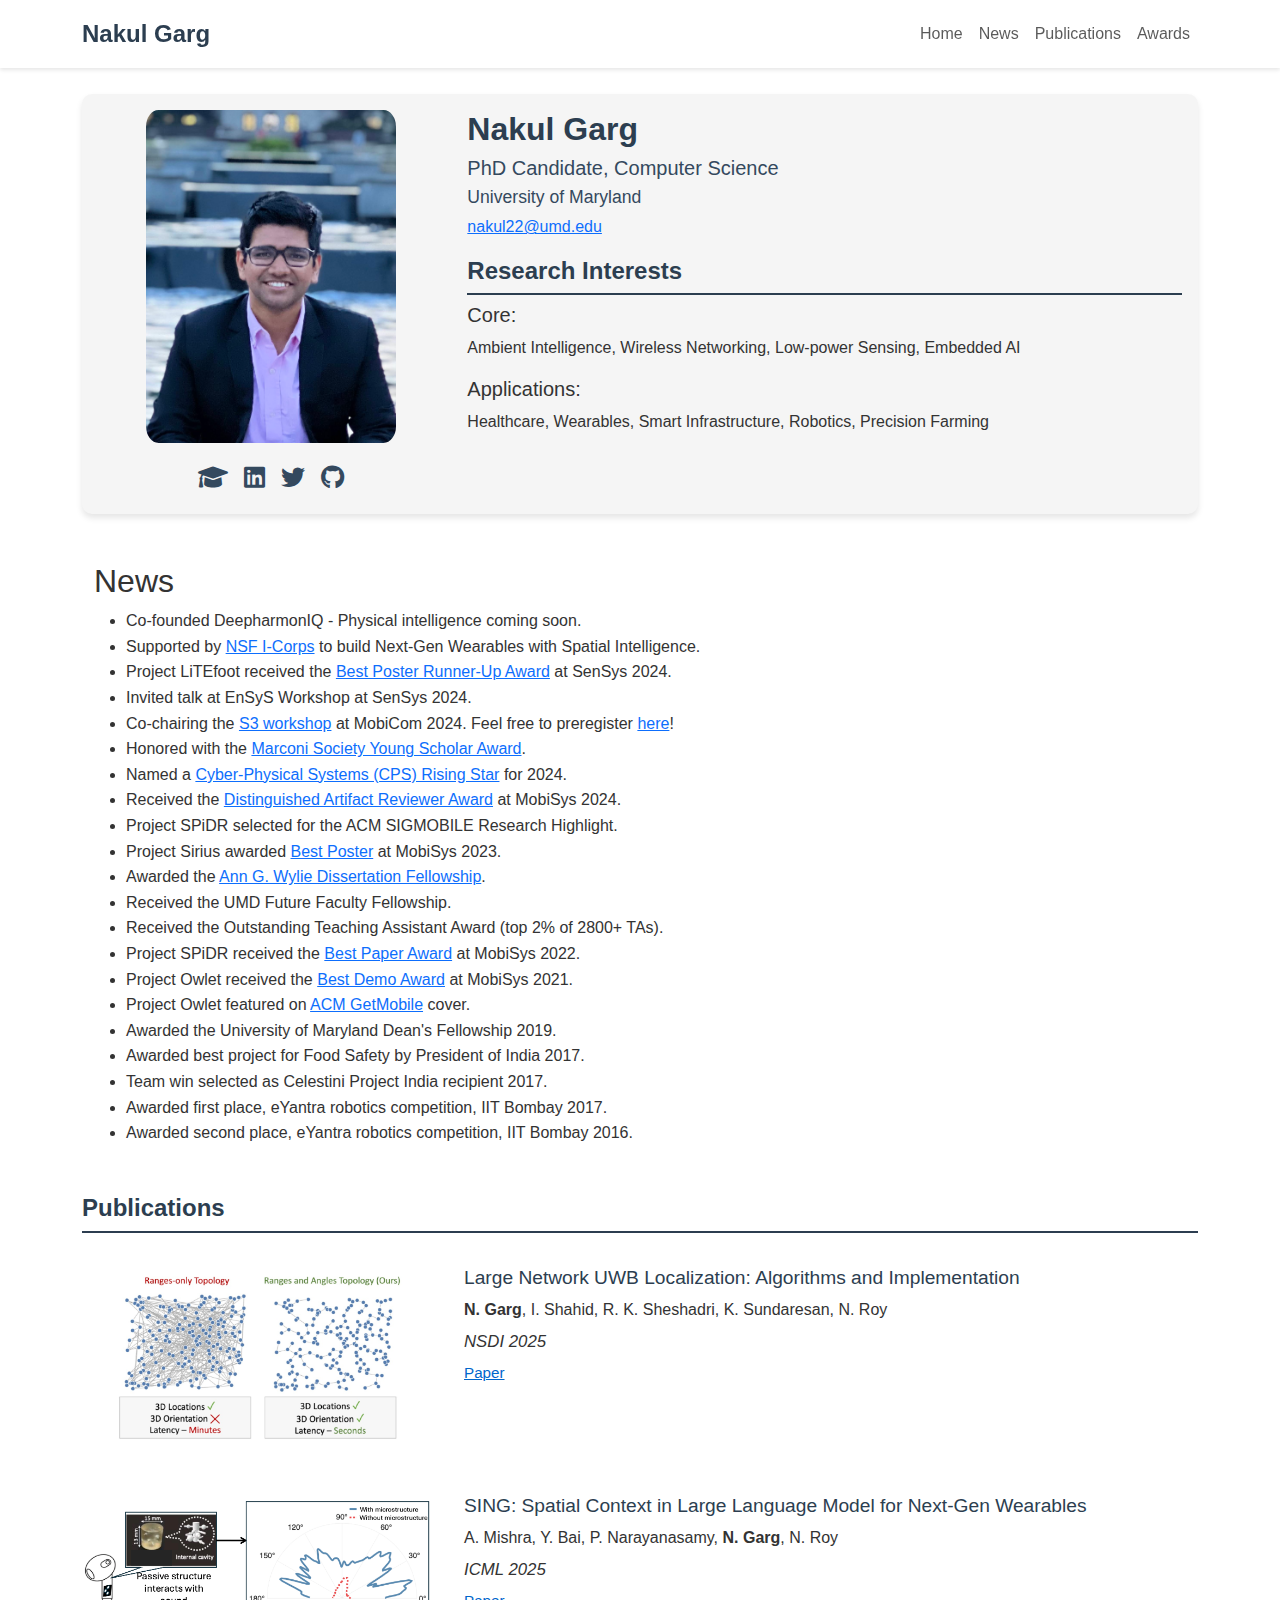
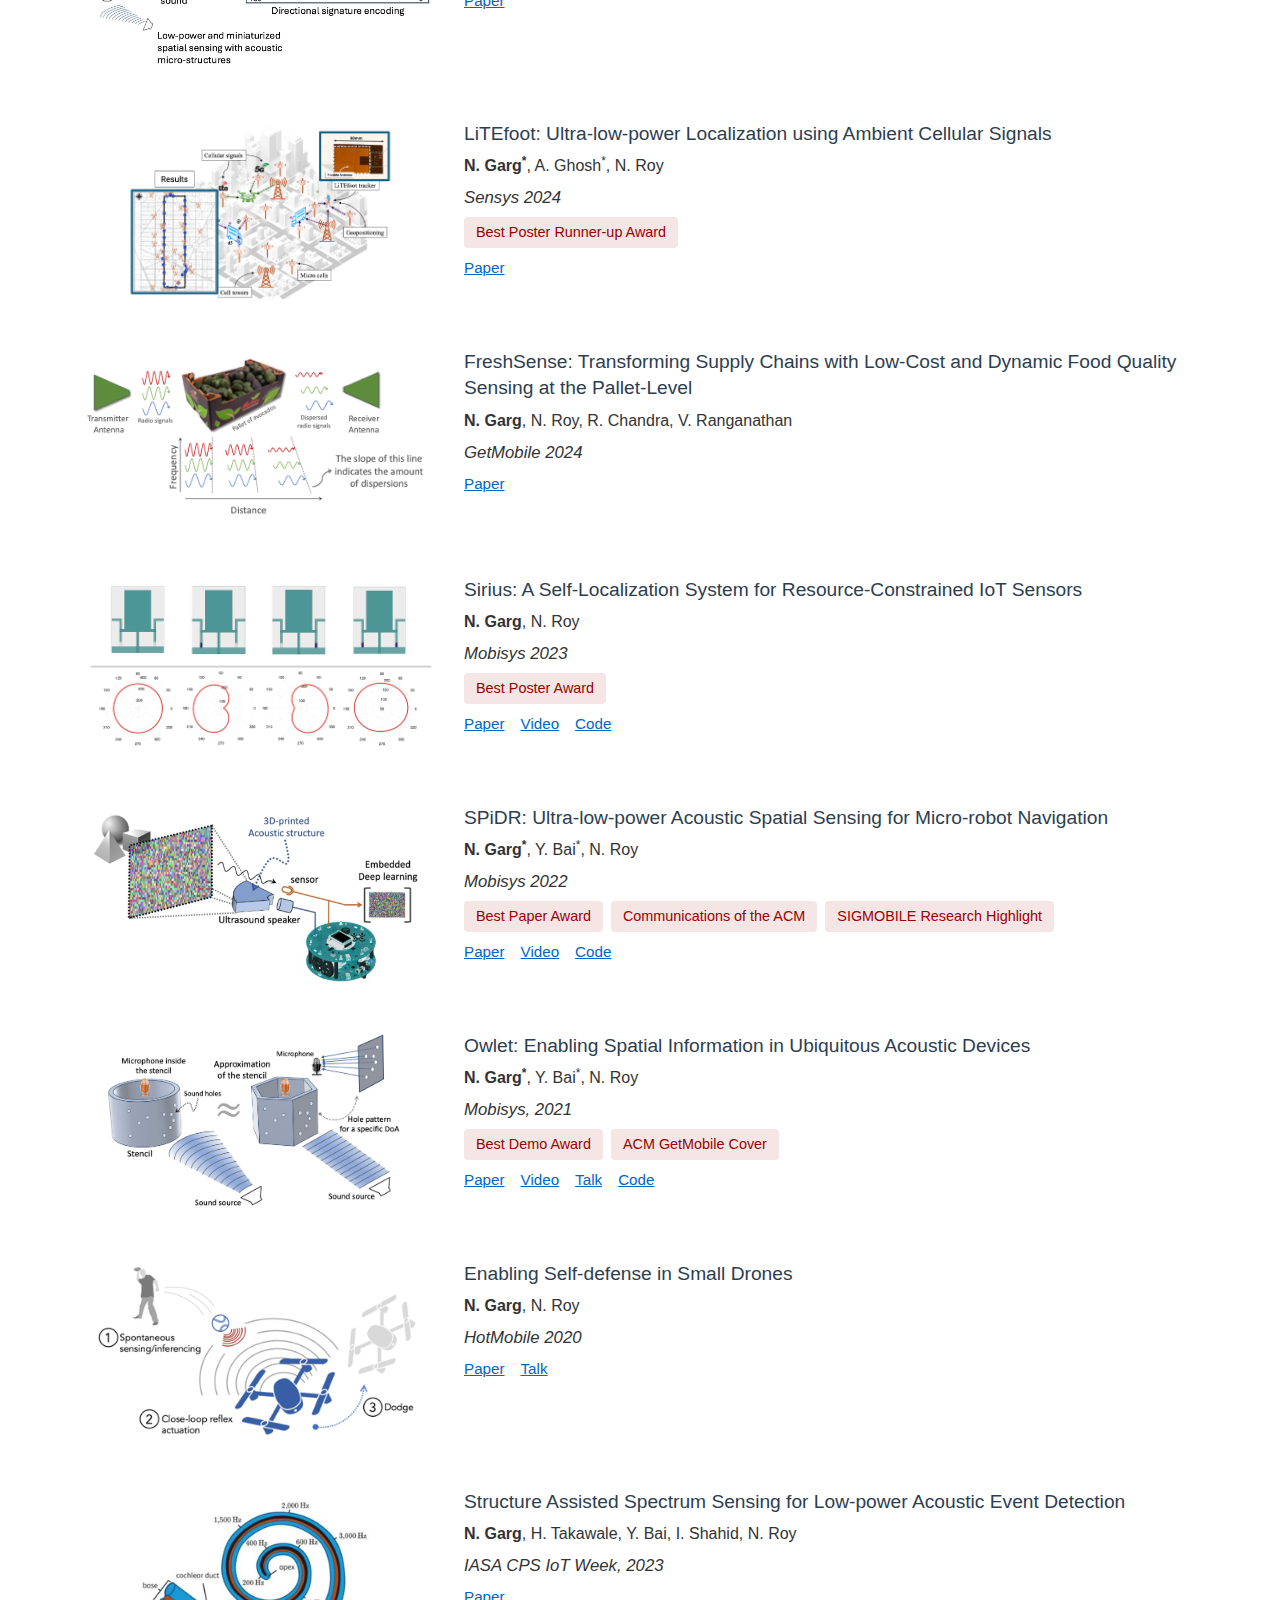
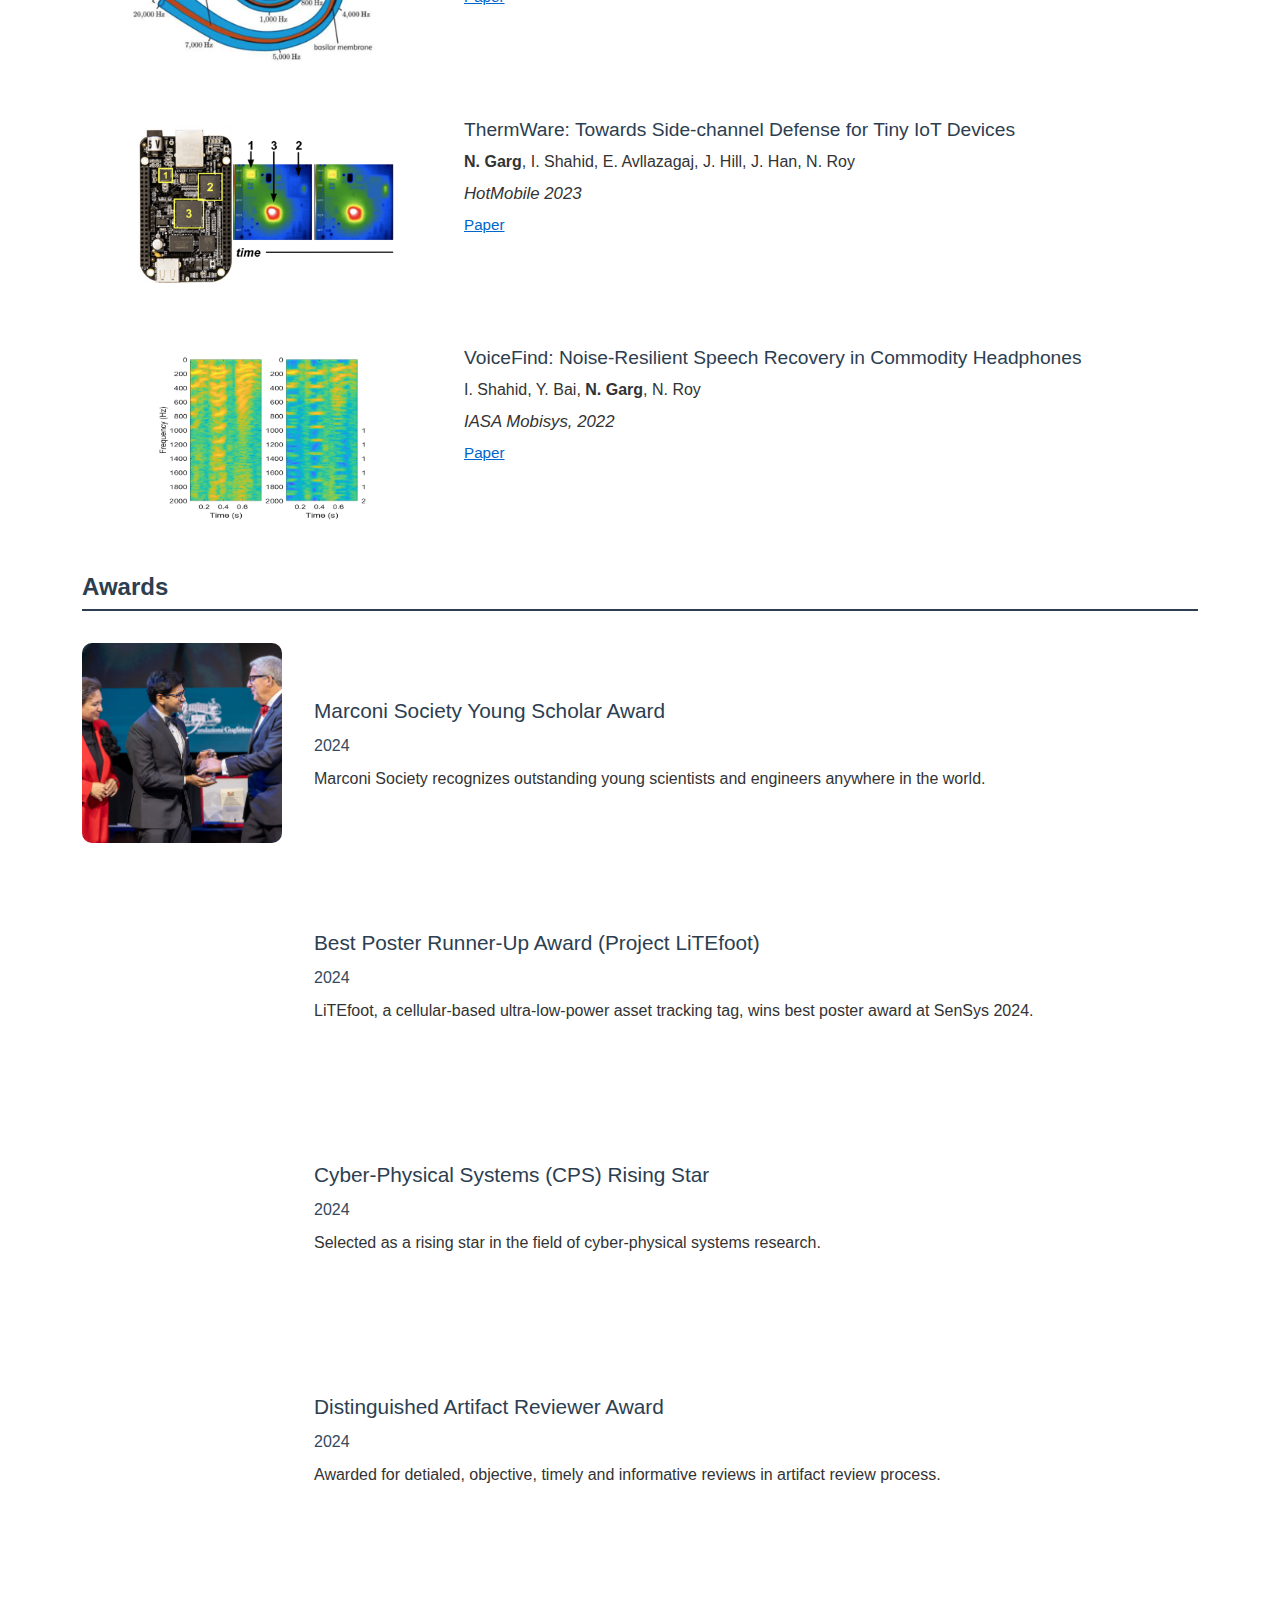
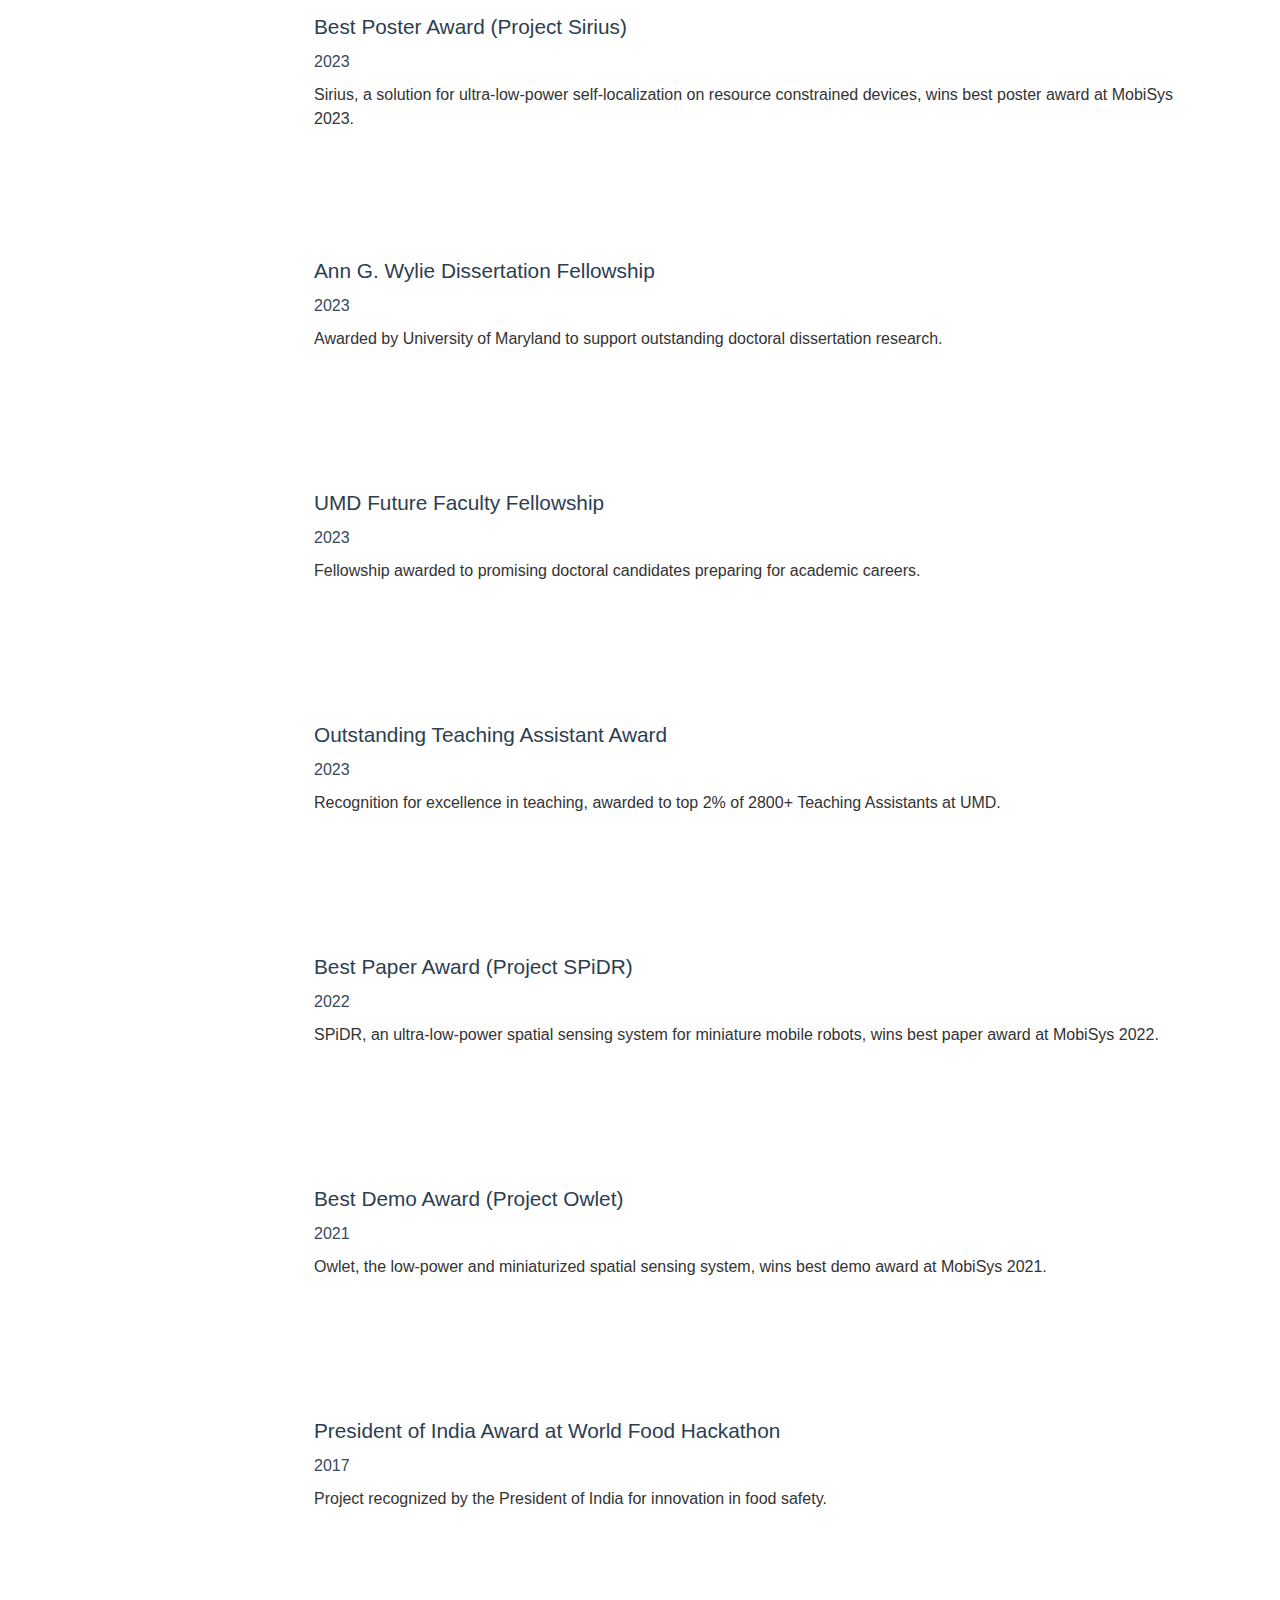
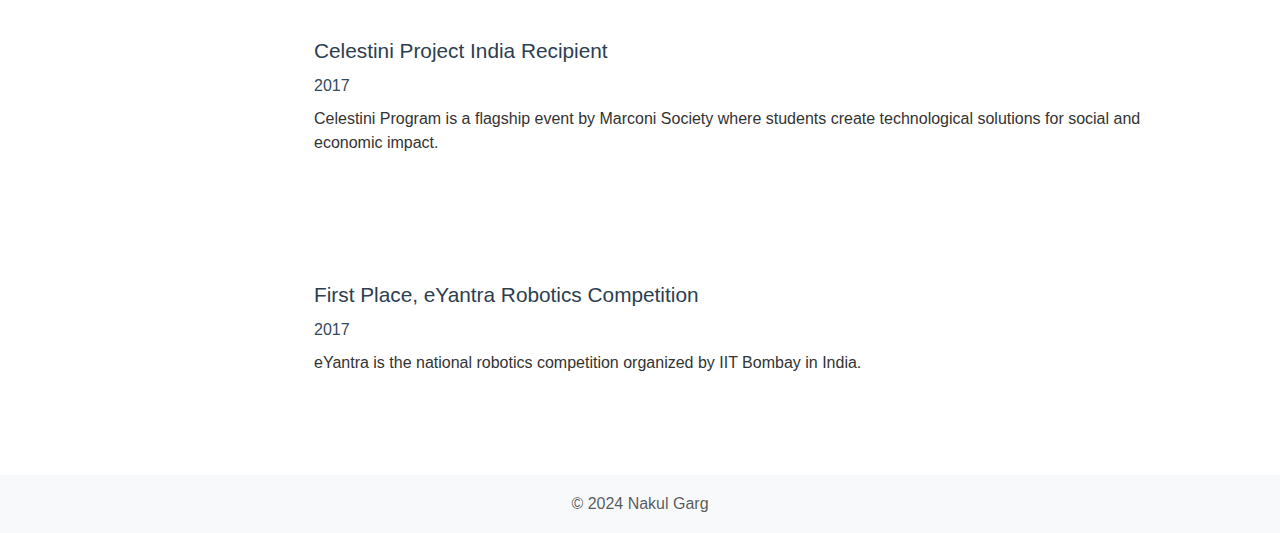
<file: index.html>
<!doctype html>
<html lang="en">
<head>

    <!-- Global site tag (gtag.js) - Google Analytics -->
    <script async src="https://www.googletagmanager.com/gtag/js?id=UA-109986221-2"></script>
    <script>
        window.dataLayer = window.dataLayer || [];
        function gtag(){dataLayer.push(arguments);}
        gtag('js', new Date());
    
        gtag('config', 'UA-109986221-2');
    </script>


    <meta charset="UTF-8">
    <meta name="viewport" content="width=device-width, initial-scale=1.0">
    <title>Nakul Garg - Computer Science PhD Candidate</title>

    <meta name="description" content="Nakul Garg - PhD Candidate in Computer Science at University of Maryland, researching Ambient Intelligence, Wireless Networking, and Low-power Sensing">
    <meta name="keywords" content="Nakul Garg, Computer Science, UMD, Wireless Networking, Ambient Intelligence, Low-power Sensing">
    <meta name="author" content="Nakul Garg">

    <!-- For social media sharing -->
    <meta property="og:title" content="Nakul Garg - Computer Science PhD Candidate">
    <meta property="og:description" content="Research in Ambient Intelligence, Wireless Networking, and Low-power Sensing">
    <meta property="og:url" content="YOUR_WEBSITE_URL">
    
    <!-- Add your profile image URL -->
    <meta property="og:image" content="assets/images/nakul_headshot_umd.jpg">


    <link href="https://cdn.jsdelivr.net/npm/bootstrap@5.3.2/dist/css/bootstrap.min.css" rel="stylesheet">
    <!-- Optimize font awesome loading -->
    <link rel="stylesheet" href="https://cdnjs.cloudflare.com/ajax/libs/font-awesome/6.0.0-beta3/css/all.min.css"
    media="print" onload="this.media='all'">
    <link rel="stylesheet" href="css/styles.css">

    <link rel="preconnect" href="https://cdn.jsdelivr.net">
    <link rel="preconnect" href="https://cdnjs.cloudflare.com">
</head>

<body>
    <div id="home"></div>

    <!-- Navbar -->

    <nav class="navbar navbar-expand-lg navbar-light fixed-top">
        <div class="container">
            <a class="navbar-brand" href="#home" aria-label="Home">Nakul Garg</a>
            <button class="navbar-toggler" type="button" data-bs-toggle="collapse" data-bs-target="#navbarNav" 
                    aria-controls="navbarNav" aria-expanded="false" aria-label="Toggle navigation">
                <span class="navbar-toggler-icon"></span>
            </button>
            <div class="collapse navbar-collapse justify-content-end" id="navbarNav">
                <ul class="navbar-nav">
                    <li class="nav-item">
                        <a class="nav-link" href="#home" aria-current="location">Home</a>
                    </li>
                    <li class="nav-item">
                        <a class="nav-link" href="#news">News</a>
                    </li>
                    <li class="nav-item">
                        <a class="nav-link" href="#publications">Publications</a>
                    </li>
                    <li class="nav-item">
                        <a class="nav-link" href="#awards">Awards</a>
                    </li>
                    <!-- <li class="nav-item">
                        <a class="nav-link" href="#blog">Blog</a>
                    </li> -->
                </ul>
            </div>
        </div>
    </nav>

    <div class="container mt-4">
        <div class="profile-section">
            <div class="row g-4">
                <div class="col-md-4">
                    <div class="text-center">
                        <img src="assets/images/nakul_headshot_umd.jpg" alt="Nakul Garg" class="profile-image img-fluid" loading="eager">
                        <div class="social-icons d-flex justify-content-center mt-3">
                            <a href="https://scholar.google.co.in/citations?user=2YIGP0sAAAAJ&hl=en" target="_blank" aria-label="Google Scholar">
                                <i class="fas fa-graduation-cap" aria-hidden="true"></i>
                            </a>
                            <a href="https://www.linkedin.com/in/gargnakul/" target="_blank" aria-label="LinkedIn">
                                <i class="fab fa-linkedin" aria-hidden="true"></i>
                            </a>
                            <a href="https://twitter.com/nakulgarg22" target="_blank" aria-label="Twitter">
                                <i class="fab fa-twitter" aria-hidden="true"></i>
                            </a>
                            <a href="https://github.com/nakul22/" target="_blank" aria-label="GitHub">
                                <i class="fab fa-github" aria-hidden="true"></i>
                            </a>
                        </div>
                    </div>
                </div>
                <div class="col-md-8 profile-info">
                    <h1 class="name">Nakul Garg</h1>
                    <h3 class="position">PhD Candidate, Computer Science</h3>
                    <h4 class="affiliation">University of Maryland</h4>
                    <p class="email"><a href="mailto:nakul22@umd.edu">nakul22@umd.edu</a></p>
                    
                    <div class="research-interests mt-1">
                        <h3 class="section-title">Research Interests</h3>
                        <div class="interests-container">
                            <div class="interest-group">
                                <h5 class="interest-type">Core:</h5>
                                <p>Ambient Intelligence, Wireless Networking, Low-power Sensing, Embedded AI</p>
                            </div>
                            <div class="interest-group">
                                <h5 class="interest-type">Applications:</h5>
                                <p>Healthcare, Wearables, Smart Infrastructure, Robotics, Precision Farming</p>
                            </div>
                        </div>
                    </div>


                    <!-- <div class="job-market-notice profile-links">
                        <strong>I am on the job market.</strong>
                        <div class="market-links">
                            <a href="assets/papers/nakulgarg_cv.pdf" 
                               target="_blank" 
                               data-track="true" 
                               data-document-id="cv">CV</a> |
                            <a href="assets/package/research_statement_nakul_garg.pdf" 
                               target="_blank" 
                               data-track="true" 
                               data-document-id="research_statement">Research Statement</a> |
                            <a href="assets/package/teaching_statement_nakul_garg.pdf" 
                               target="_blank" 
                               data-track="true" 
                               data-document-id="teaching_statement">Teaching Statement</a> |
                            <a href="assets/package/diversity_statement_nakul_garg.pdf" 
                               target="_blank" 
                               data-track="true" 
                               data-document-id="diversity_statement">Diversity Statement</a>
                        </div>
                        <div class="market-links">
                            <a href="https://youtu.be/7HyQsXRYZdI" 
                               target="_blank" 
                               data-track="true" 
                               data-document-id="research_statement">My research as a podcast</a>
                        </div>
                    </div> -->
                    
                </div>
            </div>
        </div>

        <!-- Insert a picture here which spans the page -->
        <!-- <div class="row mt-5">
            <h2 class="mt-5">My Research</h2>
            <div class="col text-center">
                <img src="assets/overview_figures/my_overview_figure.png" alt="Nakul Garg" class="img-fluid mt-3" style="max-width: 75%;" loading="lazy">
            </div>
        </div> -->

        <section id="news" class="container-fluid">
            <h2 class="mt-5">News</h2>
            <ul class="news-list">
                <!-- <li>Co-founded  <a href="https://deepharmoniq.com" target="_blank">DeepharmonIQ</a> - Physical intelligence coming soon.</li> -->
                <li>Co-founded DeepharmonIQ - Physical intelligence coming soon.</li>
                <li>Supported by <a href="https://new.nsf.gov/funding/initiatives/i-corps" target="_blank">NSF I-Corps</a> to build Next-Gen Wearables with Spatial Intelligence.</li>
                <li>Project LiTEfoot received the <a href="https://sensys.acm.org/2024/demos/">Best Poster Runner-Up Award</a> at SenSys 2024.</li>
                <li>Invited talk at EnSyS Workshop at SenSys 2024.</li>
                <li>Co-chairing the <a href="https://s32024.smartnets.yale.edu/index.html">S3 workshop</a> at MobiCom 2024. Feel free to preregister <a href="https://www.sigmobile.org/mobicom/2024/registration.html">here</a>!</li>
                <li>Honored with the <a href="https://marconisociety.org/ys-bio/nakul-garg-2024/">Marconi Society Young Scholar Award</a>.</li>
                <li>Named a <a href="https://risingstars.linklab.virginia.edu/2024/participants/nakul-garg.html">Cyber-Physical Systems (CPS) Rising Star</a> for 2024.</li>
                <li>Received the <a href="https://www.sigmobile.org/mobisys/2024/">Distinguished Artifact Reviewer Award</a> at MobiSys 2024.</li>
                <li>Project SPiDR selected for the ACM SIGMOBILE Research Highlight.</li>
                <li>Project Sirius awarded <a href="https://www.sigmobile.org/mobisys/2023/">Best Poster</a> at MobiSys 2023.</li>
                <li>Awarded the <a href="https://www.cs.umd.edu/article/2024/04/three-phd-students-honored-ann-g-wylie-dissertation-fellowship">Ann G. Wylie Dissertation Fellowship</a>.</li>
                <li>Received the UMD Future Faculty Fellowship.</li>
                <li>Received the Outstanding Teaching Assistant Award (top 2% of 2800+ TAs).</li>
                <li>Project SPiDR received the <a href="https://www.sigmobile.org/mobisys/2022/">Best Paper Award</a> at MobiSys 2022.</li>
                <li>Project Owlet received the <a href="https://www.sigmobile.org/mobisys/2021/">Best Demo Award</a> at MobiSys 2021.</li>
                <li>Project Owlet featured on <a href="https://dl.acm.org/newsletter/sigmobile-getmobile">ACM GetMobile</a> cover.</li>
                <li>Awarded the University of Maryland Dean's Fellowship 2019.</li>
                <li>Awarded best project for Food Safety by President of India 2017.</li>
                <li>Team win selected as Celestini Project India recipient 2017.</li>
                <li>Awarded first place, eYantra robotics competition, IIT Bombay 2017.</li>
                <li>Awarded second place, eYantra robotics competition, IIT Bombay 2016.</li>
            </ul>
        </section>

        <section id="publications" class="mt-5">
            <h2 class="section-title">Publications</h2>
            <div id="pub-list" role="list">
                <!-- Publications will be dynamically inserted here -->
            </div>
        </section>

        <section id="awards" class="section mt-5">
            <h2 class="section-title">Awards</h2>
            <div id="awards-list" role="list">
                <!-- Awards will be populated by awards.js -->
            </div>
        </section>

    </div>

    <footer class="footer bg-light py-3 mt-5">
        <div class="container text-center">
            <span class="text-muted">© 2024 Nakul Garg</span>
        </div>
    </footer>

    <script src="https://cdn.jsdelivr.net/npm/bootstrap@5.3.2/dist/js/bootstrap.bundle.min.js"></script>
    <script src="js/awards.js" defer></script>
    <script src="js/publications.js" defer></script>
    <script src="js/documentTracking.js"></script>

</body>
</html>
</file>
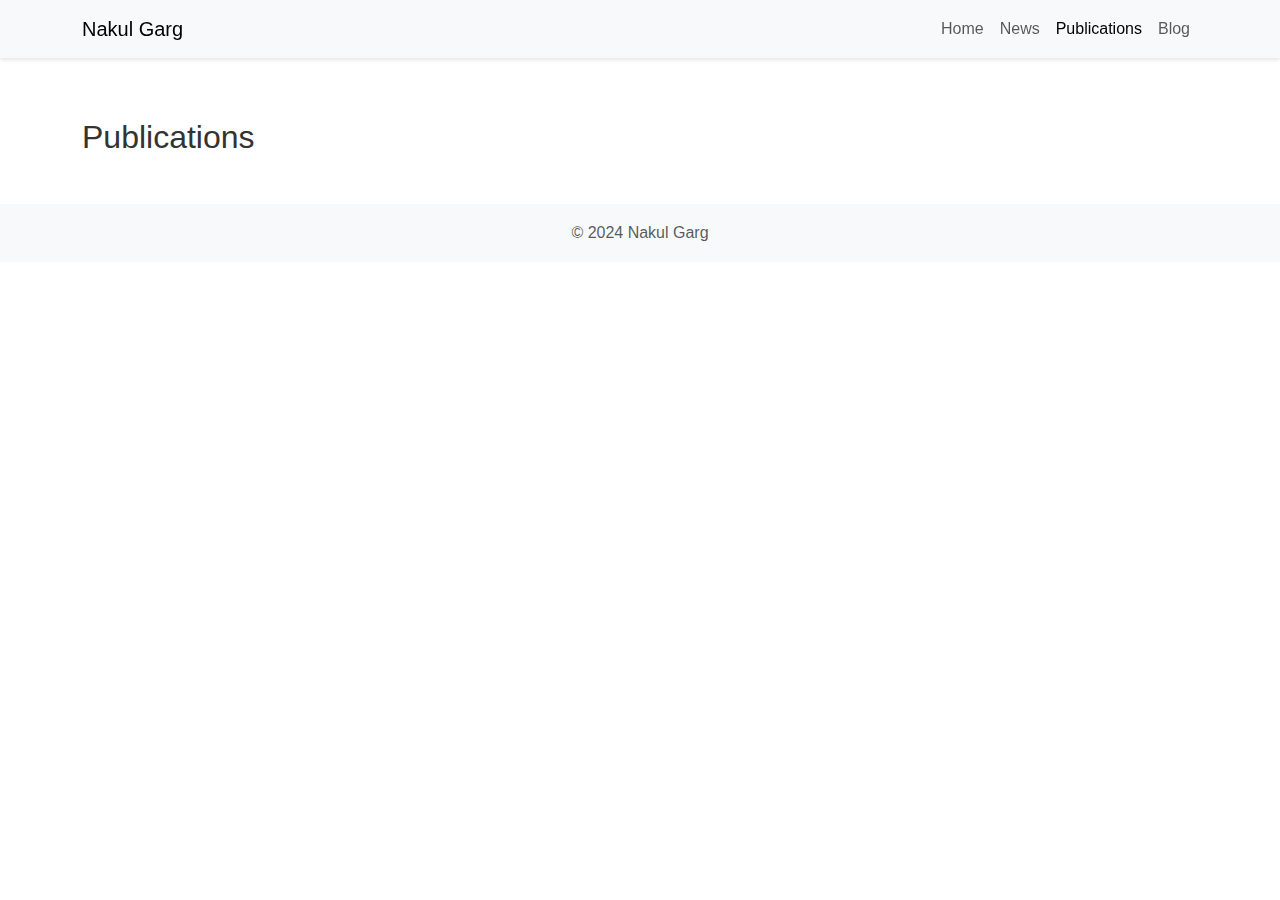
<file: publications.html>
<!DOCTYPE html>
<html lang="en">
<head>
    <meta charset="UTF-8">
    <meta name="viewport" content="width=device-width, initial-scale=1.0">
    <title>Nakul Garg - Publications</title>
    <link href="https://cdn.jsdelivr.net/npm/bootstrap@5.3.2/dist/css/bootstrap.min.css" rel="stylesheet">
    <link rel="stylesheet" href="https://cdnjs.cloudflare.com/ajax/libs/font-awesome/6.0.0-beta3/css/all.min.css">
    <style>
        body {
            font-family: 'Arial', sans-serif;
            line-height: 1.6;
            color: #333;
            padding-top: 70px;
        }
        .navbar {
            background-color: #f8f9fa;
            box-shadow: 0 2px 4px rgba(0,0,0,.1);
        }
        .publication {
            background-color: #fff;
            border: 1px solid #ddd;
            border-radius: 8px;
            margin-bottom: 20px;
            box-shadow: 0 2px 4px rgba(0,0,0,0.1);
            display: flex;
            flex-direction: row;
        }
        .publication-image {
            width: 200px;
            height: 150px;
            object-fit: cover;
        }
        .publication-content {
            flex: 1;
            padding: 20px;
        }
        .publication-title {
            font-weight: bold;
            color: #2c3e50;
            margin-bottom: 10px;
        }
        .authors {
            margin-bottom: 5px;
        }
        .venue {
            color: #7f8c8d;
            margin-bottom: 10px;
        }
        .links a {
            color: #3498db;
            text-decoration: none;
            margin-right: 10px;
        }
        .links a:hover {
            text-decoration: underline;
        }
        .award {
            color: #9c0000;
            font-weight: bold;
            margin-top: 5px;
        }
    </style>
</head>
<body>
    <nav class="navbar navbar-expand-lg navbar-light fixed-top">
        <div class="container">
            <a class="navbar-brand" href="./index.html">Nakul Garg</a>
            <button class="navbar-toggler" type="button" data-bs-toggle="collapse" data-bs-target="#navbarNav" aria-controls="navbarNav" aria-expanded="false" aria-label="Toggle navigation">
                <span class="navbar-toggler-icon"></span>
            </button>
            <div class="collapse navbar-collapse justify-content-end" id="navbarNav">
                <ul class="navbar-nav">
                    <li class="nav-item">
                        <a class="nav-link" href="./index.html">Home</a>
                    </li>
                    <li class="nav-item">
                        <a class="nav-link" href="./index.html#news">News</a>
                    </li>
                    <li class="nav-item">
                        <a class="nav-link active" aria-current="page" href="./publications.html">Publications</a>
                    </li>
                    <li class="nav-item">
                        <a class="nav-link" href="#">Blog</a>
                    </li>
                </ul>
            </div>
        </div>
    </nav>

    <div class="container mt-5">
        <h2 class="mb-4">Publications</h2>
        <div id="pubs">
            <!-- Publications will be dynamically inserted here -->
        </div>
    </div>

    <footer class="footer bg-light py-3 mt-5">
        <div class="container text-center">
            <span class="text-muted">© 2024 Nakul Garg</span>
        </div>
    </footer>

    <script src="https://cdn.jsdelivr.net/npm/bootstrap@5.3.2/dist/js/bootstrap.bundle.min.js"></script>
    <script>
        const pubContainer = document.getElementById('pubs');
        const publications = JSON.parse(localStorage.getItem('publications'));

        publications.forEach(pub => {
            const pubDiv = document.createElement('div');
            pubDiv.classList.add('publication', 'row');

            const authorsList = pub.authors.map(author => 
                author.includes("N. Garg") ? `<strong>${author}</strong>` : author
            ).join(', ');

            pubDiv.innerHTML = `
                <div class="col-md-4">
                    <img class="publication-image" src="${pub.image}" alt="${pub.title}">
                </div>
                <div class="col-md-8">
                    <h3 class="publication-title">${pub.title}</h3>
                    <p class="authors">${authorsList}</p>
                    <p class="venue">${pub.venue}</p>
                    <div class="links">
                        ${pub.links.map(link => `<a href="${link.url}" target="_blank">[${link.text}]</a>`).join(' ')}
                    </div>
                    ${pub.awards.length > 0 ? `<p class="award">${pub.awards.join(', ')}</p>` : ''}
                </div>
            `;
            
            pubContainer.appendChild(pubDiv);
        });
    </script>
</body>
</html>
</file>
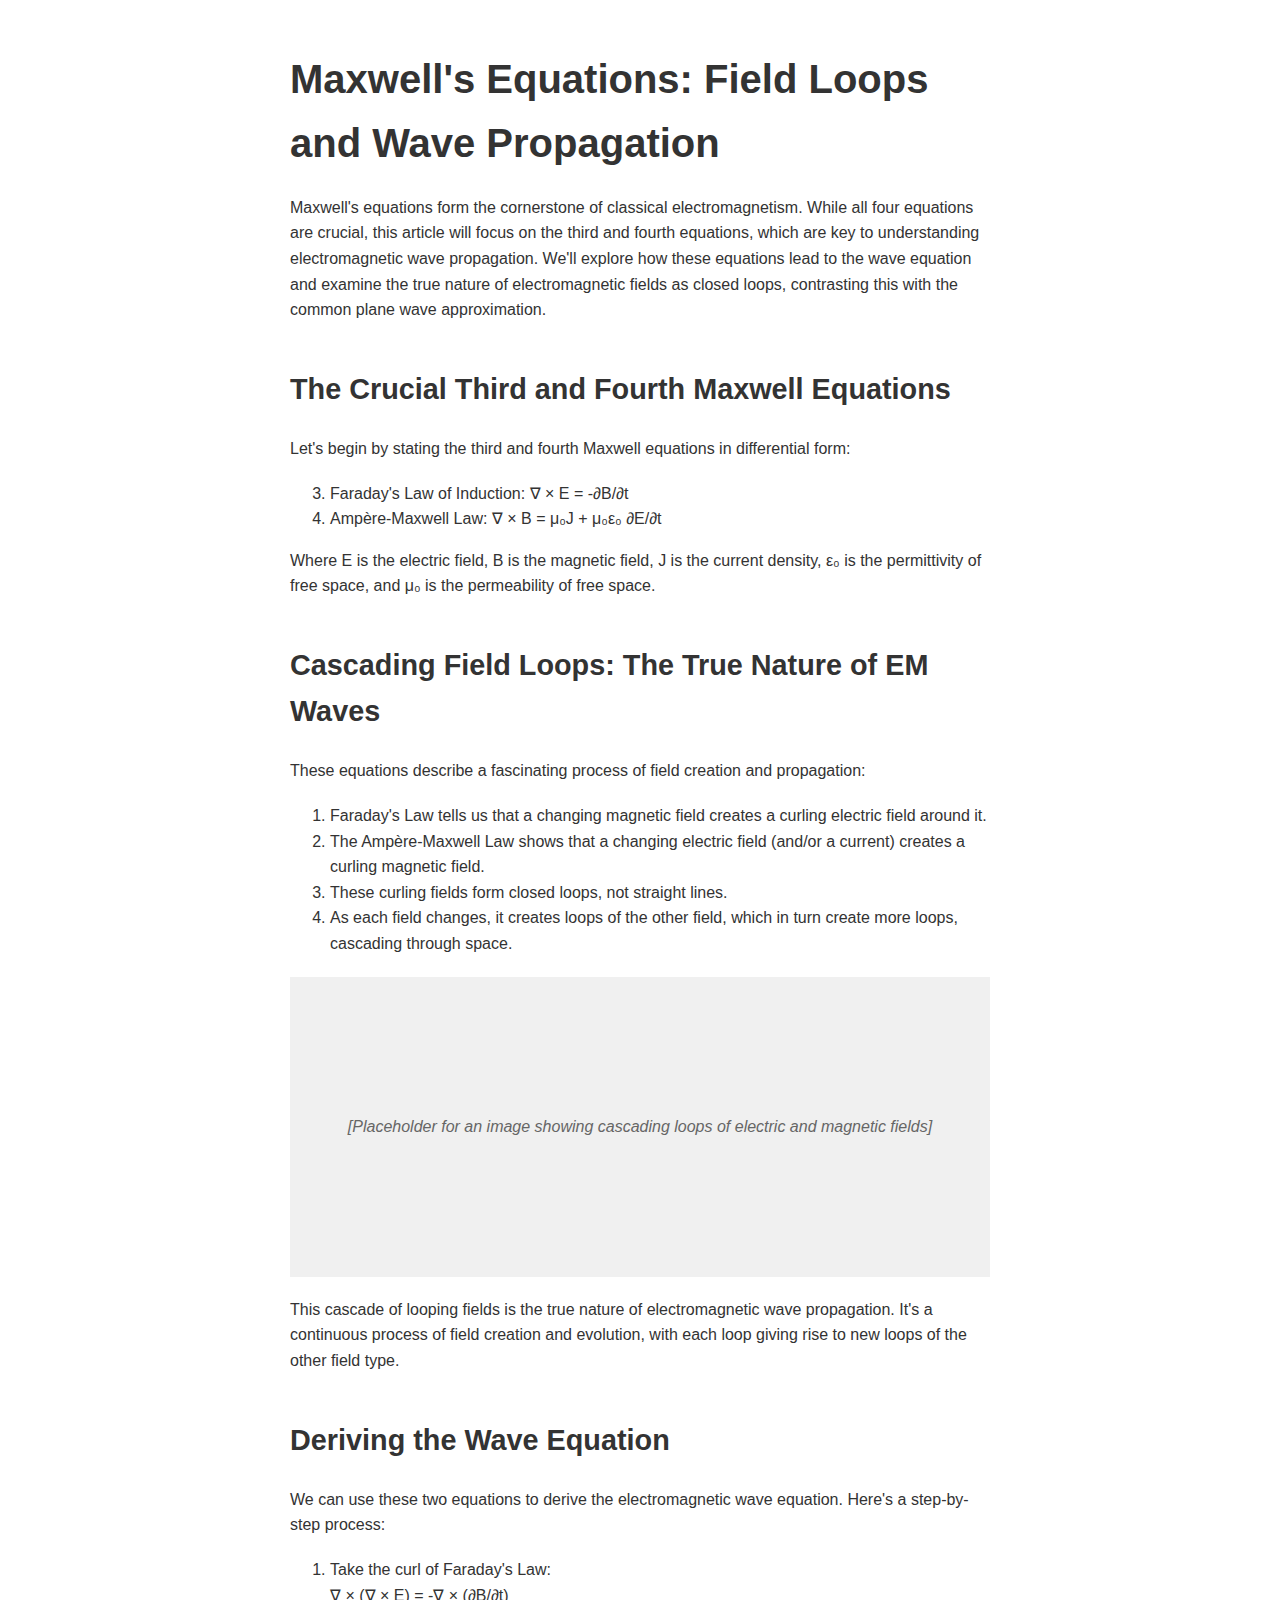
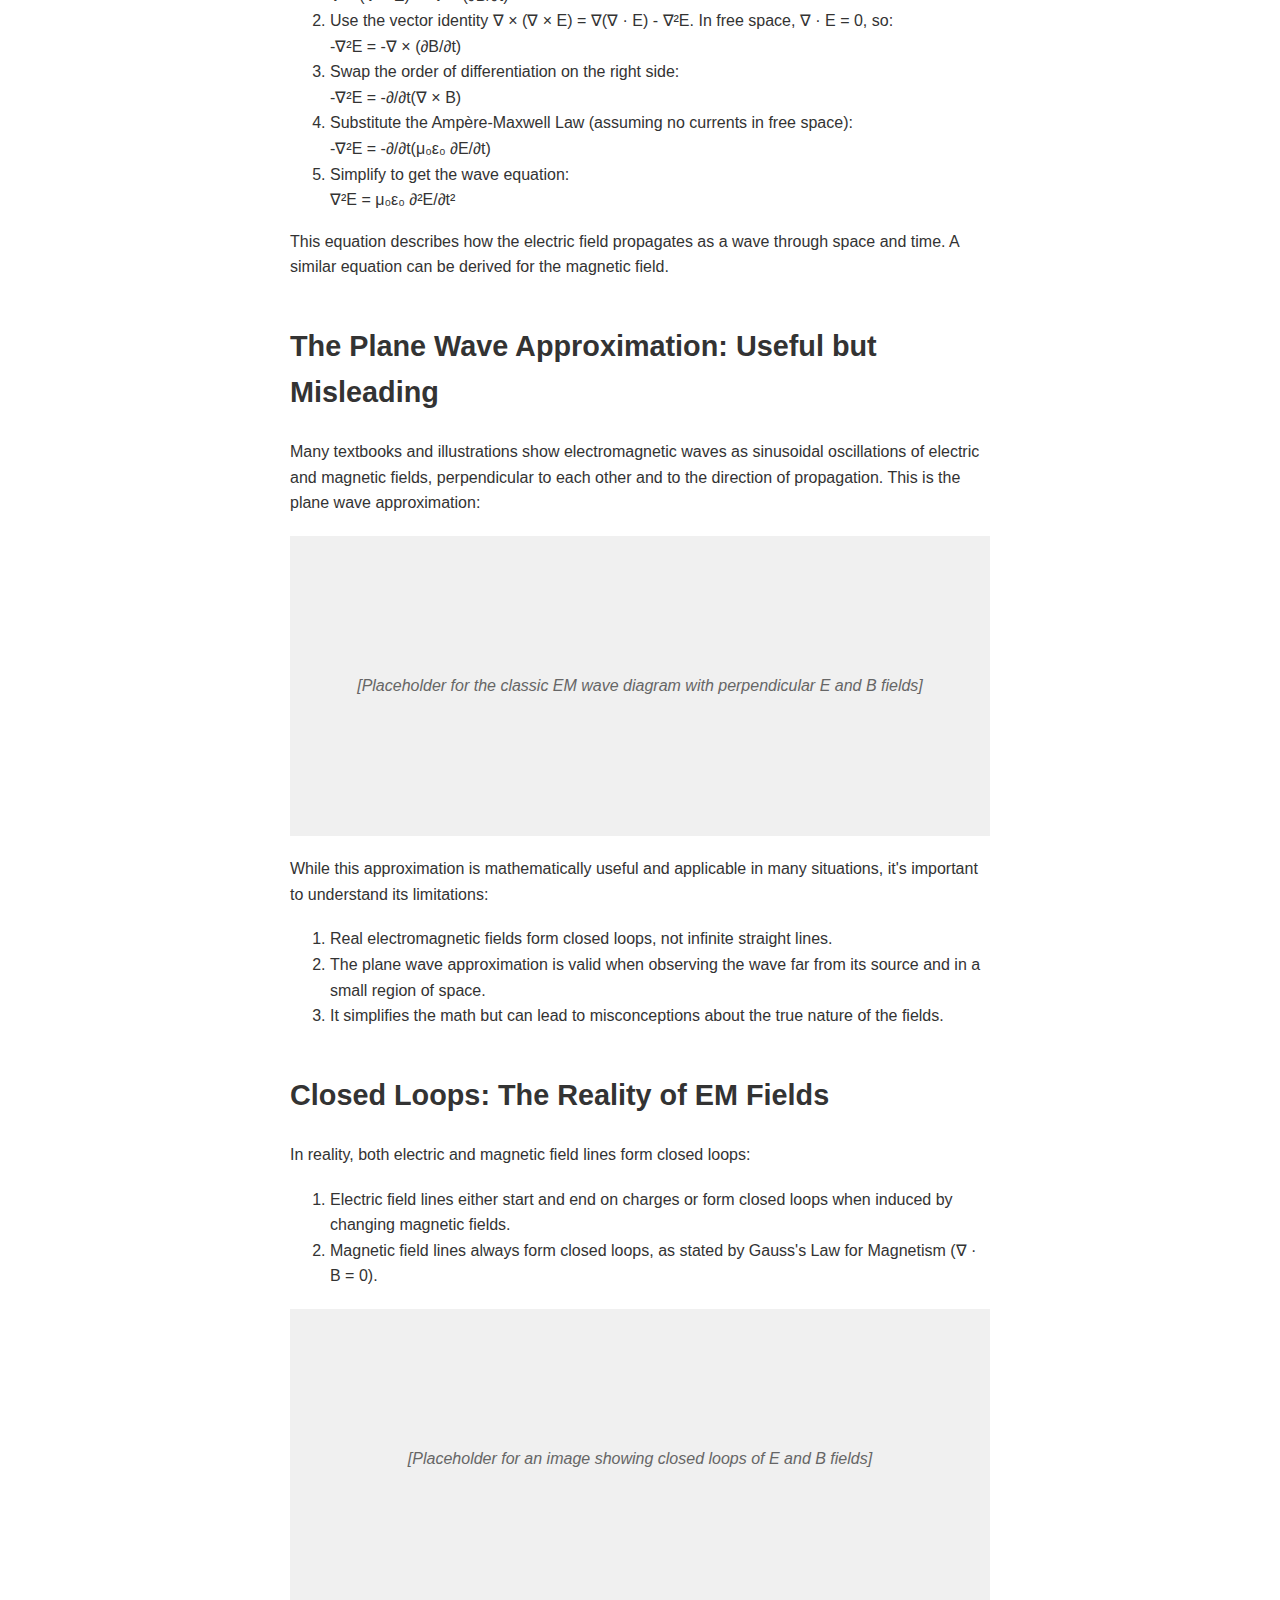
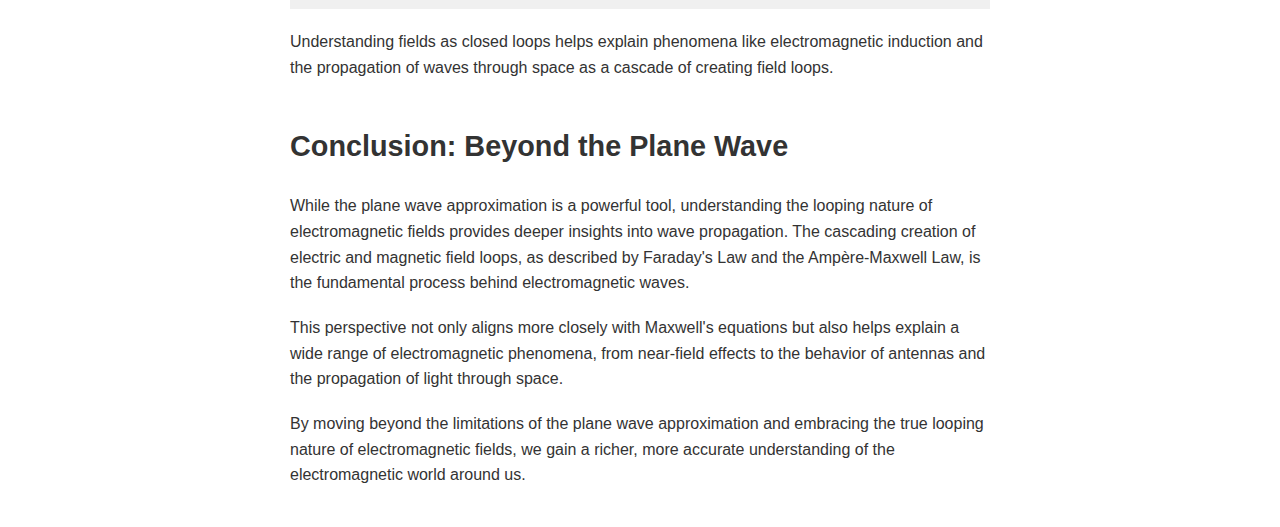
<file: blog/maxwell.html>
<!DOCTYPE html>
<html lang="en">
<head>
    <meta charset="UTF-8">
    <meta name="viewport" content="width=device-width, initial-scale=1.0">
    <title>Maxwell's Equations: Field Loops and Wave Propagation</title>
    <style>
        body {
            font-family: -apple-system, BlinkMacSystemFont, 'Segoe UI', Roboto, Oxygen, Ubuntu, Cantarell, 'Open Sans', 'Helvetica Neue', sans-serif;
            line-height: 1.6;
            color: #333;
            max-width: 700px;
            margin: 0 auto;
            padding: 20px;
        }
        h1, h2 {
            font-weight: 600;
        }
        h1 {
            font-size: 2.5em;
            margin-bottom: 0.5em;
        }
        h2 {
            font-size: 1.8em;
            margin-top: 1.5em;
        }
        p {
            margin-bottom: 1.2em;
        }
        .image-placeholder {
            background-color: #f0f0f0;
            height: 300px;
            display: flex;
            justify-content: center;
            align-items: center;
            margin: 20px 0;
            font-style: italic;
            color: #666;
        }
        code {
            font-family: 'Courier New', Courier, monospace;
            background-color: #f5f5f5;
            padding: 2px 4px;
            border-radius: 4px;
        }
    </style>
</head>
<body>
    <article>
        <h1>Maxwell's Equations: Field Loops and Wave Propagation</h1>
        
        <p>Maxwell's equations form the cornerstone of classical electromagnetism. While all four equations are crucial, this article will focus on the third and fourth equations, which are key to understanding electromagnetic wave propagation. We'll explore how these equations lead to the wave equation and examine the true nature of electromagnetic fields as closed loops, contrasting this with the common plane wave approximation.</p>

        <h2>The Crucial Third and Fourth Maxwell Equations</h2>

        <p>Let's begin by stating the third and fourth Maxwell equations in differential form:</p>

        <ol start="3">
            <li>Faraday's Law of Induction: ∇ × E = -∂B/∂t</li>
            <li>Ampère-Maxwell Law: ∇ × B = μ₀J + μ₀ε₀ ∂E/∂t</li>
        </ol>

        <p>Where E is the electric field, B is the magnetic field, J is the current density, ε₀ is the permittivity of free space, and μ₀ is the permeability of free space.</p>

        <h2>Cascading Field Loops: The True Nature of EM Waves</h2>

        <p>These equations describe a fascinating process of field creation and propagation:</p>

        <ol>
            <li>Faraday's Law tells us that a changing magnetic field creates a curling electric field around it.</li>
            <li>The Ampère-Maxwell Law shows that a changing electric field (and/or a current) creates a curling magnetic field.</li>
            <li>These curling fields form closed loops, not straight lines.</li>
            <li>As each field changes, it creates loops of the other field, which in turn create more loops, cascading through space.</li>
        </ol>

        <div class="image-placeholder">[Placeholder for an image showing cascading loops of electric and magnetic fields]</div>

        <p>This cascade of looping fields is the true nature of electromagnetic wave propagation. It's a continuous process of field creation and evolution, with each loop giving rise to new loops of the other field type.</p>

        <h2>Deriving the Wave Equation</h2>

        <p>We can use these two equations to derive the electromagnetic wave equation. Here's a step-by-step process:</p>

        <ol>
            <li>Take the curl of Faraday's Law: 
                <br>∇ × (∇ × E) = -∇ × (∂B/∂t)</li>
            <li>Use the vector identity ∇ × (∇ × E) = ∇(∇ · E) - ∇²E. In free space, ∇ · E = 0, so:
                <br>-∇²E = -∇ × (∂B/∂t)</li>
            <li>Swap the order of differentiation on the right side:
                <br>-∇²E = -∂/∂t(∇ × B)</li>
            <li>Substitute the Ampère-Maxwell Law (assuming no currents in free space):
                <br>-∇²E = -∂/∂t(μ₀ε₀ ∂E/∂t)</li>
            <li>Simplify to get the wave equation:
                <br>∇²E = μ₀ε₀ ∂²E/∂t²</li>
        </ol>

        <p>This equation describes how the electric field propagates as a wave through space and time. A similar equation can be derived for the magnetic field.</p>

        <h2>The Plane Wave Approximation: Useful but Misleading</h2>

        <p>Many textbooks and illustrations show electromagnetic waves as sinusoidal oscillations of electric and magnetic fields, perpendicular to each other and to the direction of propagation. This is the plane wave approximation:</p>

        <div class="image-placeholder">[Placeholder for the classic EM wave diagram with perpendicular E and B fields]</div>

        <p>While this approximation is mathematically useful and applicable in many situations, it's important to understand its limitations:</p>

        <ol>
            <li>Real electromagnetic fields form closed loops, not infinite straight lines.</li>
            <li>The plane wave approximation is valid when observing the wave far from its source and in a small region of space.</li>
            <li>It simplifies the math but can lead to misconceptions about the true nature of the fields.</li>
        </ol>

        <h2>Closed Loops: The Reality of EM Fields</h2>

        <p>In reality, both electric and magnetic field lines form closed loops:</p>

        <ol>
            <li>Electric field lines either start and end on charges or form closed loops when induced by changing magnetic fields.</li>
            <li>Magnetic field lines always form closed loops, as stated by Gauss's Law for Magnetism (∇ · B = 0).</li>
        </ol>

        <div class="image-placeholder">[Placeholder for an image showing closed loops of E and B fields]</div>

        <p>Understanding fields as closed loops helps explain phenomena like electromagnetic induction and the propagation of waves through space as a cascade of creating field loops.</p>

        <h2>Conclusion: Beyond the Plane Wave</h2>

        <p>While the plane wave approximation is a powerful tool, understanding the looping nature of electromagnetic fields provides deeper insights into wave propagation. The cascading creation of electric and magnetic field loops, as described by Faraday's Law and the Ampère-Maxwell Law, is the fundamental process behind electromagnetic waves.</p>

        <p>This perspective not only aligns more closely with Maxwell's equations but also helps explain a wide range of electromagnetic phenomena, from near-field effects to the behavior of antennas and the propagation of light through space.</p>

        <p>By moving beyond the limitations of the plane wave approximation and embracing the true looping nature of electromagnetic fields, we gain a richer, more accurate understanding of the electromagnetic world around us.</p>
    </article>
</body>
</html>
</file>
<file: css/styles.css>
/* -----------------------------
   CSS Variables
----------------------------- */
:root {
    /* Colors */
    --primary-color: #2c3e50;
    --secondary-color: #34495e;
    --accent-color: #0066cc;
    --text-color: #333333;
    --light-bg-color: #f5f5f5;
    --white: #ffffff;
    --highlight-color: #9c0000;
    
    /* Spacing */
    /* Spacing */
    --space-xs: 0.25rem; /* Extra small spacing */
    --space-sm: 0.5rem;  /* Small spacing */
    --space-md: 1rem;    /* Medium spacing */
    --space-lg: 2rem;    /* Large spacing */
    --space-xl: 3rem;    /* Extra large spacing */
    
    /* Font Sizes */
    --text-sm: 0.9rem;
    --text-base: 1rem;
    --text-md: 1.2rem;
    --text-lg: 1.5rem;
    --text-xl: 2rem;
    --text-2xl: 2.5rem;
    
    /* Border Radius */
    --radius-sm: 4px;
    --radius-md: 8px;
    --radius-lg: 10px;

    --accent-color-hover: #0052a3;
}

:focus-visible {
    outline: 2px solid var(--accent-color);
    outline-offset: 2px;
}

/* -----------------------------
   Base/Global Styles
----------------------------- */
html {
    scroll-behavior: smooth;
    scroll-padding-top: 70px;
}

body {
    color: var(--text-color);
    font-family: 'Arial', sans-serif;
    line-height: 1.6;
    padding-top: 70px;
}

/* -----------------------------
   Navigation Styles
----------------------------- */
.navbar {
    background-color: var(--white);
    box-shadow: 0 2px 4px rgba(0,0,0,.1);
    padding: 10px 0;
}

.navbar-brand {
    color: var(--primary-color);
    font-size: 1.5rem;
    font-weight: bold;
}

/* -----------------------------
   Profile Section Styles
----------------------------- */

.profile-section {
    background-color: var(--light-bg-color);
    border-radius: var(--radius-lg);
    box-shadow: 0 4px 6px rgba(0,0,0,.1);
    margin-bottom: var(--space-lg);
    padding: var(--space-md);
}

.profile-info {
    display: flex;
    flex-direction: column;
    gap: 0.3rem;  /* Reduced from 0.5rem */
}

.research-interests {
    margin-top: 0.5rem;  /* Reduced from 1rem */
}

.interest-group {
    margin-bottom: 0.25rem;  /* Reduced from 1rem */
}

.profile-image {
    border-radius: 5%;
    display: block;
    height: auto;
    margin: 0 auto;
    max-width: 250px; /* Reduced from 100% */
}


.social-icons a {
    color: var(--secondary-color);
    font-size: 1.5rem;
    margin: 0 var(--space-sm);
}

.social-icons a:hover {
    color: var(--accent-color);
}

.profile-links a {
    color: var(--accent-color);
    text-decoration: underline;
    padding: var(--space-xs);
}

.profile-links a:hover {
    color: var(--primary-color);
}

/* -----------------------------
   Publications Styles
----------------------------- */
.content-section {
    padding: 20px;
}

#publications {
    margin-top: 3rem;
}

#pub-list {
    display: flex;
    flex-direction: column;
    gap: 3rem;
    margin-top: 2rem;
    background: white;
}

.publication-item {
    display: flex;
    flex-direction: column;
    margin: 0;
    padding: 0;
}

.pub-content {
    display: flex;
    gap: var(--space-lg);
    margin: 0;
    padding: 0;
}

.pub-image {
    flex: 0 0 350px;
    display: flex;
    align-items: flex-start;
    justify-content: center;
    margin: 0;
    padding: 0;
}

.pub-image img {
    width: 100%;
    height: 180px;
    object-fit: contain;
    margin: 0;
    padding: 0;
}

.pub-details {
    flex: 1;
    display: flex;
    flex-direction: column;
    gap: 0.5rem;
    margin: 0;
    padding: 0;
}

.pub-title {
    font-size: 1.2rem;
    color: var(--primary-color);
    margin: 0;
    font-weight: 100;
    line-height: 1.4;
}

.pub-authors {
    font-size: 1rem;
    color: var(--text-color);
    margin: 0;
    line-height: 1.4;
}

.pub-venue {
    font-size: 1.05rem;
    color: var(--text-color);
    font-weight: 500;
    margin: 0;
    line-height: 1.4;
    font-style: italic;
}

.award-tag {
    display: inline-block;
    background: rgba(156, 0, 0, 0.1);
    color: var(--highlight-color);
    font-size: 0.9rem;
    padding: 0.25rem 0.75rem;
    border-radius: 4px;
    margin: 0 0.5rem 0 0;
}

.pub-links {
    display: flex;
    gap: var(--space-md);
    margin-top: 0;
}

.pub-link {
    color: var(--accent-color);
    text-decoration: underline;
    font-size: 0.95rem;
    font-weight: 500;
    position: relative;
    transition: color 0.2s ease;
}

.pub-link:hover {
    color: var(--primary-color);
    text-decoration: underline;
}

/* Add transitions for smoother interactions */
.pub-link, .social-icons a, .nav-link {
    transition: all 0.2s ease;
}

.pub-link:hover, .social-icons a:hover, .nav-link:hover {
    transform: translateY(-1px);
}

/* Improved focus states for accessibility */
.pub-link:focus, .social-icons a:focus, .nav-link:focus {
    outline: 2px solid var(--accent-color);
    outline-offset: 2px;
}



/* -----------------------------
   Media Queries
----------------------------- */
@media (max-width: 1200px) {
    /* Root variables */
    :root {
        --text-2xl: 2.25rem;
        --text-xl: 1.75rem;
    }
    
    /* Publications */
    .pub-image {
        flex: 0 0 350px;
    }
}

@media (max-width: 1024px) {
    /* Publications */
    .pub-image {
        flex: 0 0 300px;
    }
    
    .pub-image img {
        height: 200px;
    }
}

@media (max-width: 992px) {
    /* Root variables */
    :root {
        --text-2xl: 2rem;
        --text-xl: 1.5rem;
    }
}

@media (max-width: 768px) {
    /* Root variables */
    :root {
        --text-2xl: 1.75rem;
        --text-xl: 1.25rem;
    }
    
    /* Profile section */
    .profile-section {
        padding: var(--space-sm);
        text-align: center;
    }
    
    .profile-info {
        margin-top: var(--space-md);
        padding: 0 var(--space-sm);
    }

    .profile-image {
        margin-bottom: 1rem;
        max-width: 200px;
    }

    .social-icons {
        margin-bottom: 1.5rem;
    }

    /* Typography */
    .name {
        font-size: 2rem;
    }

    .position {
        font-size: 1.25rem;
    }

    .affiliation {
        font-size: 1.1rem;
    }

    /* Publications */
    #pub-list {
        gap: 2rem;
    }
    
    .pub-content {
        flex-direction: column;
        gap: 0;
    }
    
    .pub-image {
        width: 100%;
        margin: 0;
        padding: 0;
    }
    
    .pub-image img {
        width: 100%;
        height: 140px;
        object-fit: contain;
        margin: 0;
        padding: 0;
        display: block;
    }
    
    .pub-details {
        display: flex;
        flex-direction: column;
        gap: 0.25rem;
        padding: 0;
        margin: 0;
    }

    .pub-text {
        margin-top: 0.5rem;
    }
    
    .pub-title {
        font-size: 1.1rem;
        line-height: 1.3;
        margin: 0;
        padding: 0;
    }
    
    .pub-authors {
        font-size: 0.95rem;
        line-height: 1.3;
        margin: 0.15rem 0;
        padding: 0;
    }
    
    .pub-venue {
        font-size: 1rem;
        line-height: 1.3;
        margin: 0.15rem 0;
        padding: 0;
    }
    
    .pub-awards {
        margin: 0.15rem 0;
    }
    
    .pub-links {
        margin: 0.25rem 0 0 0;
        padding: 0;
    }

    .award-tag {
        padding: 0.15rem 0.5rem;
        margin: 0.15rem 0.5rem 0.15rem 0;
        font-size: 0.85rem;
    }

    .award-image {
        flex: 0 0 150px;
    }
    
    .award-image img {
        width: 150px;
        height: 150px;
    }
}

/* -----------------------------
   Awards Section Styles
----------------------------- */
#awards {
    margin-top: 3rem;
}

#awards-list {
    display: flex;
    flex-direction: column;
    gap: 2rem;
    margin-top: 2rem;
    background: white;
}

.award-item {
    display: flex;
    flex-direction: column;
}

.award-content {
    display: flex;
    gap: var(--space-lg);
    align-items: center;
}

.award-image {
    flex: 0 0 200px;  /* Fixed width */
    display: flex;
    align-items: center;
}

.award-image img {
    border-radius: 5%;
    width: 200px;
    height: 200px;
    object-fit: cover;  /* This will ensure the image fills the space */
}

/* Optional hover effect */
/* .award-image:hover img {
    transform: scale(1.05);
} */

.award-details {
    flex: 1;
    display: flex;
    flex-direction: column;
    gap: 0.5rem;
}

.award-title {
    font-size: 1.3rem;
    color: var(--primary-color);
    margin: 0;
    line-height: 1.4;
}

.award-title a {
    color: var(--primary-color);
    text-decoration: none;
}

.award-title a:hover {
    color: var(--accent-color);
    text-decoration: underline;
}

.award-year {
    font-size: 1rem;
    color: var(--secondary-color);
    margin: 0;
    font-weight: 500;
}

.award-description {
    font-size: 1rem;
    color: var(--text-color);
    margin: 0;
    line-height: 1.5;
}

/* -----------------------------
   Typography
----------------------------- */
.name {
    color: var(--primary-color);
    font-size: 2rem;
    font-weight: bold;
    margin-bottom: 0.2rem;  /* Reduced from 0.5rem */
}

.position {
    color: var(--secondary-color);
    font-size: 1.25rem;
    margin-bottom: 0.1rem;  /* Reduced from 0.25rem */
}

.affiliation {
    color: var(--secondary-color);
    font-size: 1.1rem;
    margin-bottom: 0.1rem;  /* Reduced from 0.25rem */
}

.email {
    margin-bottom: 0.5rem;  /* Added specific margin for email */
}



.section-title {
    border-bottom: 2px solid var(--primary-color);
    color: var(--primary-color);
    font-size: 1.5rem;        /* Changed from 1.75rem */
    font-weight: bold;
    margin-bottom: 0.5rem;
    padding-bottom: 0.5rem;
}

/* -----------------------------
   Utility Classes
----------------------------- */

.job-market-notice {
    color: var(--highlight-color);
    font-size: 1.2rem;
    font-weight: bold;
    margin-top: 0.0rem;
}

.market-links {
    margin-top: 0.2rem;  /* Added small spacing for links */
}
</file>
